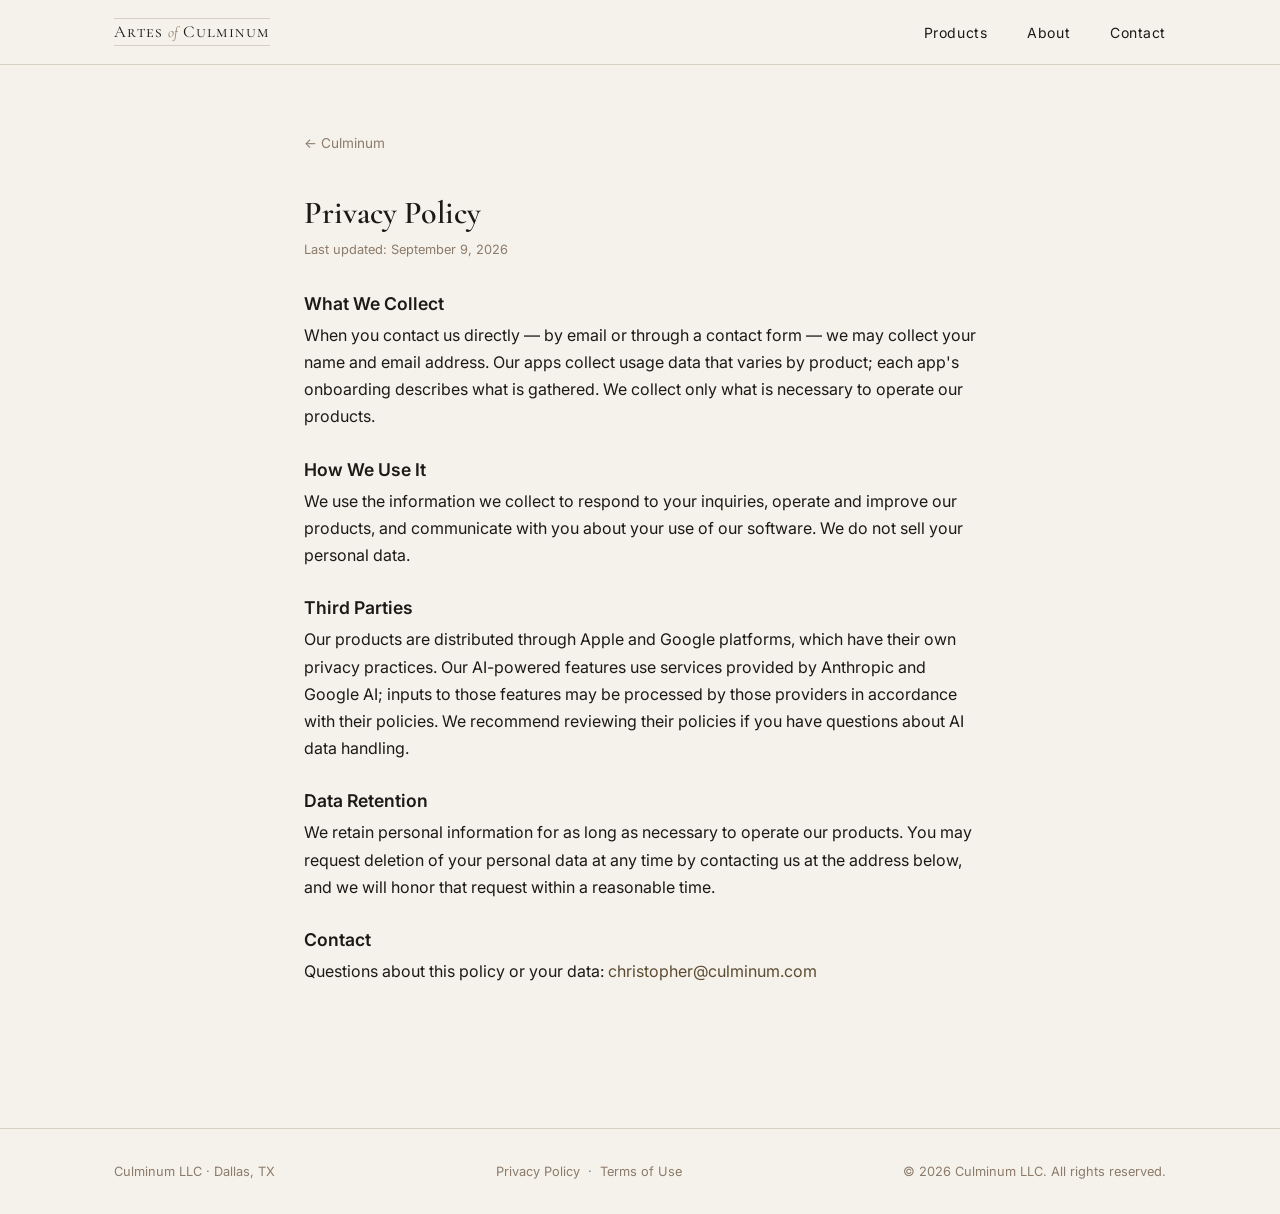
<file: privacy/index.html>
<!DOCTYPE html>
<html lang="en">
<head>
  <meta charset="UTF-8">
  <meta name="viewport" content="width=device-width, initial-scale=1.0">
  <title>Privacy Policy — Culminum</title>
  <meta name="description" content="Culminum LLC Privacy Policy.">
  <link rel="preconnect" href="https://fonts.googleapis.com">
  <link rel="preconnect" href="https://fonts.gstatic.com" crossorigin>
  <link href="https://fonts.googleapis.com/css2?family=Cormorant+Garamond:ital,wght@0,400;0,600;1,400&family=Inter:wght@400;500&display=swap" rel="stylesheet">
  <link rel="stylesheet" href="/assets/css/styles.css">
  <meta name="robots" content="index, follow">
  <link rel="canonical" href="https://culminum.com/privacy/">
</head>
<body>

  <nav>
    <div class="container nav-inner">
      <a href="/" class="logo" aria-label="Culminum — home">
        <span class="logo-rule"></span>
        <span>Artes <span class="logo-of">of</span> Culminum</span>
        <span class="logo-rule"></span>
      </a>
      <ul>
        <li><a href="/#products">Products</a></li>
        <li><a href="/#about">About</a></li>
        <li><a href="/#contact">Contact</a></li>
      </ul>
    </div>
  </nav>

  <main>
    <div class="legal-page">
      <a href="/" class="legal-back">← Culminum</a>
      <h1>Privacy Policy</h1>
      <p class="updated">Last updated: September 9, 2026</p>

      <h2>What We Collect</h2>
      <p>When you contact us directly — by email or through a contact form — we may collect your name and email address. Our apps collect usage data that varies by product; each app's onboarding describes what is gathered. We collect only what is necessary to operate our products.</p>

      <h2>How We Use It</h2>
      <p>We use the information we collect to respond to your inquiries, operate and improve our products, and communicate with you about your use of our software. We do not sell your personal data.</p>

      <h2>Third Parties</h2>
      <p>Our products are distributed through Apple and Google platforms, which have their own privacy practices. Our AI-powered features use services provided by Anthropic and Google AI; inputs to those features may be processed by those providers in accordance with their policies. We recommend reviewing their policies if you have questions about AI data handling.</p>

      <h2>Data Retention</h2>
      <p>We retain personal information for as long as necessary to operate our products. You may request deletion of your personal data at any time by contacting us at the address below, and we will honor that request within a reasonable time.</p>

      <h2>Contact</h2>
      <p>Questions about this policy or your data: <a href="mailto:christopher@culminum.com">christopher@culminum.com</a></p>
    </div>
  </main>

  <footer>
    <div class="container footer-inner">
      <span>Culminum LLC · Dallas, TX</span>
      <span>
        <a href="/privacy/">Privacy Policy</a>
        &nbsp;·&nbsp;
        <a href="/terms/">Terms of Use</a>
      </span>
      <span>© 2026 Culminum LLC. All rights reserved.</span>
    </div>
  </footer>

</body>
</html>
</file>
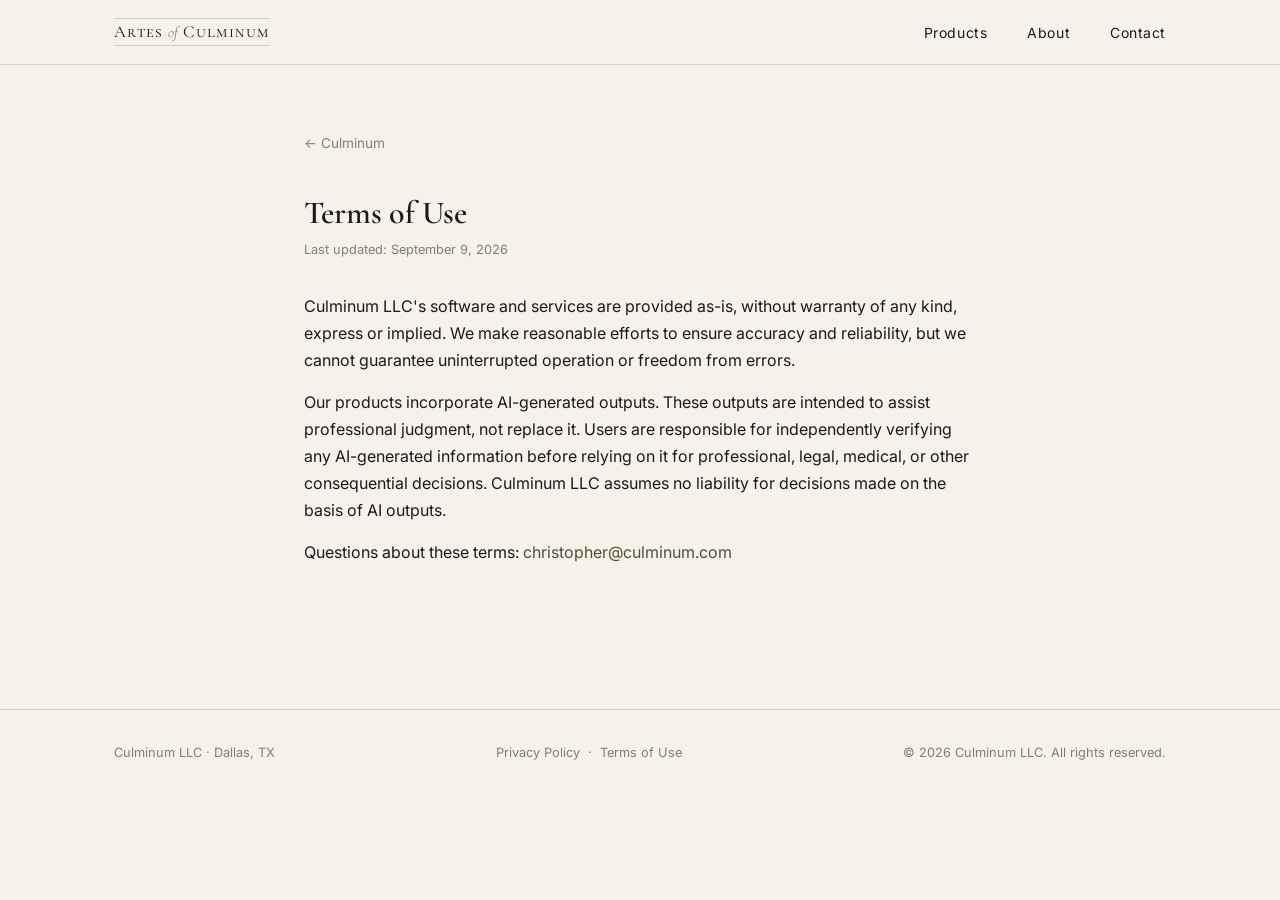
<file: terms/index.html>
<!DOCTYPE html>
<html lang="en">
<head>
  <meta charset="UTF-8">
  <meta name="viewport" content="width=device-width, initial-scale=1.0">
  <title>Terms of Use — Culminum</title>
  <meta name="description" content="Culminum LLC Terms of Use.">
  <link rel="preconnect" href="https://fonts.googleapis.com">
  <link rel="preconnect" href="https://fonts.gstatic.com" crossorigin>
  <link href="https://fonts.googleapis.com/css2?family=Cormorant+Garamond:ital,wght@0,400;0,600;1,400&family=Inter:wght@400;500&display=swap" rel="stylesheet">
  <link rel="stylesheet" href="/assets/css/styles.css">
  <meta name="robots" content="index, follow">
  <link rel="canonical" href="https://culminum.com/terms/">
</head>
<body>

  <nav>
    <div class="container nav-inner">
      <a href="/" class="logo" aria-label="Culminum — home">
        <span class="logo-rule"></span>
        <span>Artes <span class="logo-of">of</span> Culminum</span>
        <span class="logo-rule"></span>
      </a>
      <ul>
        <li><a href="/#products">Products</a></li>
        <li><a href="/#about">About</a></li>
        <li><a href="/#contact">Contact</a></li>
      </ul>
    </div>
  </nav>

  <main>
    <div class="legal-page">
      <a href="/" class="legal-back">← Culminum</a>
      <h1>Terms of Use</h1>
      <p class="updated">Last updated: September 9, 2026</p>

      <p>Culminum LLC's software and services are provided as-is, without warranty of any kind, express or implied. We make reasonable efforts to ensure accuracy and reliability, but we cannot guarantee uninterrupted operation or freedom from errors.</p>

      <p>Our products incorporate AI-generated outputs. These outputs are intended to assist professional judgment, not replace it. Users are responsible for independently verifying any AI-generated information before relying on it for professional, legal, medical, or other consequential decisions. Culminum LLC assumes no liability for decisions made on the basis of AI outputs.</p>

      <p>Questions about these terms: <a href="mailto:christopher@culminum.com">christopher@culminum.com</a></p>
    </div>
  </main>

  <footer>
    <div class="container footer-inner">
      <span>Culminum LLC · Dallas, TX</span>
      <span>
        <a href="/privacy/">Privacy Policy</a>
        &nbsp;·&nbsp;
        <a href="/terms/">Terms of Use</a>
      </span>
      <span>© 2026 Culminum LLC. All rights reserved.</span>
    </div>
  </footer>

</body>
</html>
</file>
<file: assets/css/styles.css>
/* Culminum — styles.css */
/* Mobile-first. Two breakpoints: ≤768px mobile, ≥769px desktop */

:root {
  --bg:       #F5F2EC;
  --text:     #1C1917;
  --accent:   #5C4A32;
  --line:     #D6CFC4;
  --muted:    #8C7B6A;
  --card-bg:  #FDFAF6;
}

*, *::before, *::after {
  box-sizing: border-box;
  margin: 0;
  padding: 0;
}

html {
  font-size: 16px;
  scroll-behavior: smooth;
}

body {
  background-color: var(--bg);
  color: var(--text);
  font-family: 'Inter', system-ui, -apple-system, sans-serif;
  line-height: 1.65;
  -webkit-font-smoothing: antialiased;
}

/* ── Typography ── */
h1, h2, h3, .serif {
  font-family: 'Cormorant Garamond', 'Playfair Display', 'Georgia', serif;
  font-weight: 600;
  line-height: 1.2;
}

a {
  color: var(--accent);
  text-decoration: none;
}

a:hover {
  text-decoration: underline;
}

/* ── Layout ── */
.container {
  max-width: 1100px;
  margin: 0 auto;
  padding: 0 1.5rem;
}

section {
  padding: 4rem 0;
}

hr.rule {
  border: none;
  border-top: 1px solid var(--line);
  margin: 0;
}

/* ── Navigation ── */
nav {
  position: sticky;
  top: 0;
  z-index: 100;
  background: var(--bg);
  border-bottom: 1px solid var(--line);
  padding: 1rem 0;
}

nav .nav-inner {
  display: flex;
  align-items: center;
  justify-content: space-between;
}

.logo {
  font-family: 'Cormorant Garamond', 'Playfair Display', 'Georgia', serif;
  font-variant: small-caps;
  font-size: 1.05rem;
  letter-spacing: 0.06em;
  color: var(--text);
  text-decoration: none;
  line-height: 1.3;
}

.logo .logo-of {
  font-weight: 400;
  font-variant: normal;
  font-style: italic;
  font-size: 0.9em;
  color: var(--muted);
  letter-spacing: 0;
}

.logo-rule {
  display: block;
  border: none;
  border-top: 1px solid var(--line);
  margin: 2px 0;
}

nav ul {
  list-style: none;
  display: flex;
  gap: 2rem;
}

nav ul li a {
  font-size: 0.875rem;
  letter-spacing: 0.04em;
  color: var(--text);
  text-decoration: none;
  transition: color 0.15s;
}

nav ul li a:hover {
  color: var(--accent);
}

/* ── Hero ── */
#hero {
  padding: 6rem 0 5rem;
  text-align: left;
}

#hero h1 {
  font-size: clamp(2.4rem, 6vw, 4rem);
  color: var(--text);
  max-width: 700px;
  margin-bottom: 1.25rem;
}

#hero p.subhead {
  font-size: 1.1rem;
  color: var(--muted);
  max-width: 560px;
  line-height: 1.7;
}

#hero .brand-phrase {
  display: block;
  margin-top: 2rem;
  font-family: 'Cormorant Garamond', 'Playfair Display', Georgia, serif;
  font-style: italic;
  font-size: 0.95rem;
  color: var(--muted);
  letter-spacing: 0.02em;
}

/* ── Products ── */
#products {
  border-top: 1px solid var(--line);
}

#products .section-header {
  margin-bottom: 0.4rem;
}

#products .section-header h2 {
  font-size: clamp(1.8rem, 4vw, 2.6rem);
  margin-bottom: 0.3rem;
}

#products .section-subhead {
  font-family: 'Cormorant Garamond', 'Playfair Display', Georgia, serif;
  font-style: italic;
  color: var(--muted);
  font-size: 1rem;
  margin-bottom: 2.5rem;
}

.products-grid {
  display: grid;
  grid-template-columns: 1fr;
  gap: 1.5rem;
}

.product-card {
  background: var(--card-bg);
  border: 1px solid var(--line);
  border-radius: 4px;
  padding: 1.75rem 2rem;
  transition: border-color 0.2s;
}

.product-card:hover {
  border-color: var(--accent);
}

.product-card .category {
  font-size: 0.7rem;
  text-transform: uppercase;
  letter-spacing: 0.12em;
  color: var(--muted);
  margin-bottom: 0.6rem;
}

.product-card h3 {
  font-size: 1.6rem;
  color: var(--text);
  margin-bottom: 0.75rem;
}

.product-card p {
  font-size: 0.9rem;
  color: var(--muted);
  line-height: 1.6;
}

/* ── About ── */
#about {
  border-top: 1px solid var(--line);
}

#about h2 {
  font-size: clamp(1.8rem, 4vw, 2.6rem);
  margin-bottom: 1.5rem;
}

.about-body p {
  font-size: 1rem;
  color: var(--text);
  max-width: 640px;
  margin-bottom: 1rem;
  line-height: 1.75;
}

.about-body p:last-child {
  margin-bottom: 0;
}

/* ── Contact ── */
#contact {
  border-top: 1px solid var(--line);
}

#contact h2 {
  font-size: clamp(1.8rem, 4vw, 2.6rem);
  margin-bottom: 1rem;
}

#contact p {
  color: var(--muted);
  margin-bottom: 0.75rem;
}

#contact a.email-link {
  font-size: 1.05rem;
  color: var(--accent);
  font-family: 'Cormorant Garamond', 'Playfair Display', Georgia, serif;
  font-style: italic;
}

/* ── Footer ── */
footer {
  border-top: 1px solid var(--line);
  padding: 2rem 0;
  margin-top: 2rem;
}

.footer-inner {
  display: flex;
  flex-direction: column;
  gap: 0.5rem;
  font-size: 0.8rem;
  color: var(--muted);
}

.footer-inner a {
  color: var(--muted);
}

.footer-inner a:hover {
  color: var(--accent);
}

/* ── Privacy / Terms pages ── */
.legal-page {
  max-width: 720px;
  margin: 0 auto;
  padding: 4rem 1.5rem 6rem;
}

.legal-page h1 {
  font-size: 2rem;
  margin-bottom: 0.4rem;
}

.legal-page .updated {
  font-size: 0.8rem;
  color: var(--muted);
  margin-bottom: 2rem;
}

.legal-page h2 {
  font-size: 1.1rem;
  font-family: 'Inter', system-ui, sans-serif;
  font-weight: 600;
  margin: 1.75rem 0 0.5rem;
}

.legal-page p {
  margin-bottom: 0.9rem;
  line-height: 1.7;
}

.legal-back {
  display: inline-block;
  margin-bottom: 2.5rem;
  font-size: 0.85rem;
  color: var(--muted);
}

/* ── Responsive ── */
@media (min-width: 769px) {
  .products-grid {
    grid-template-columns: 1fr 1fr;
  }

  .footer-inner {
    flex-direction: row;
    justify-content: space-between;
    align-items: center;
  }

  nav ul {
    gap: 2.5rem;
  }
}
</file>
